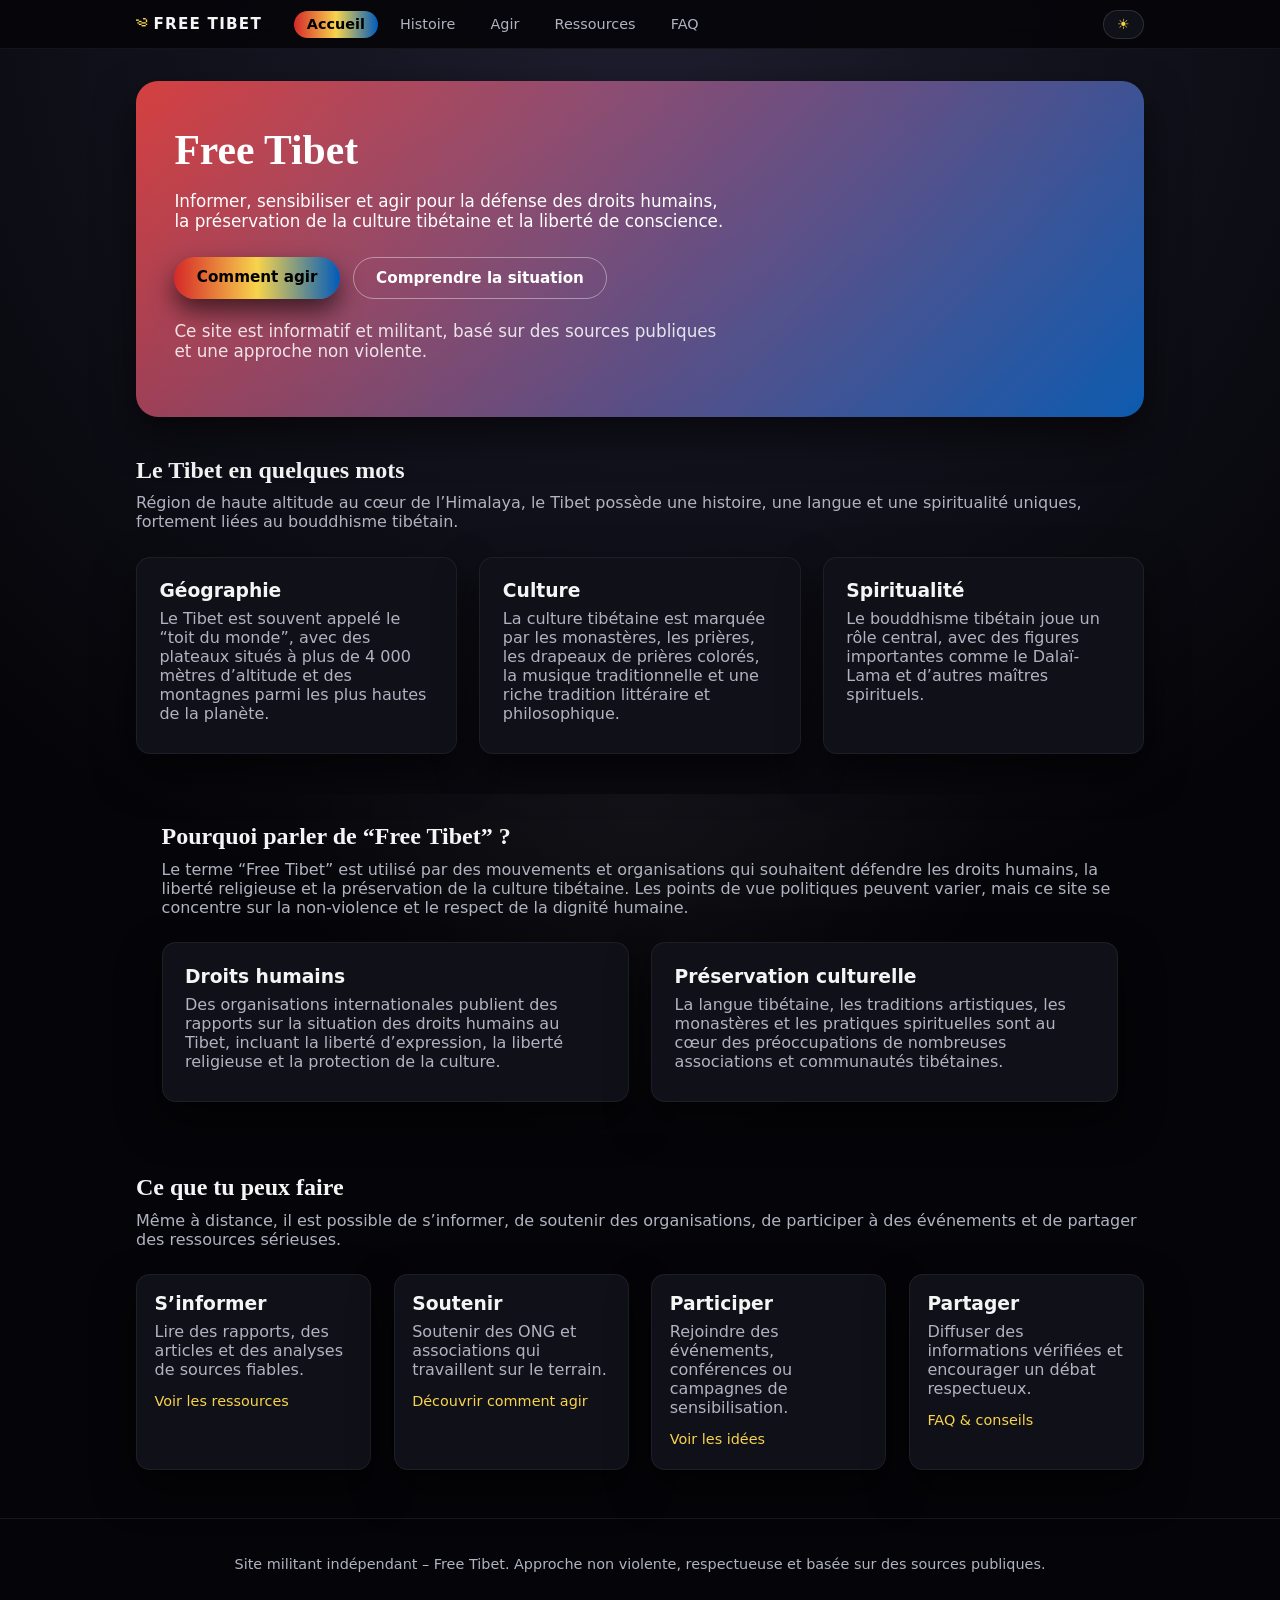
<file: index.html>
<!DOCTYPE html>
<html lang="fr">
<head>
  <meta charset="utf-8" />
  <meta name="viewport" content="width=device-width, initial-scale=1" />
  <title>Free Tibet – Accueil</title>
  <link rel="stylesheet" href="css/style.css" />
</head>
<body>
  <header class="site-header">
    <div class="header-inner">
      <div class="logo">
        <span class="logo-mark">༄</span>
        <span class="logo-text">Free Tibet</span>
      </div>
      <nav class="nav">
        <a href="index.html" class="active">Accueil</a>
        <a href="about.html">Histoire</a>
        <a href="actions.html">Agir</a>
        <a href="resources.html">Ressources</a>
        <a href="faq.html">FAQ</a>
      </nav>
      <button id="themeToggle" class="theme-toggle" aria-label="Changer de thème">☀︎</button>
      <button class="nav-toggle" id="navToggle" aria-label="Menu">
        ☰
      </button>
    </div>
  </header>

  <main>
    <section class="hero">
      <div class="hero-bg"></div>
      <div class="hero-content">
        <h1>Free Tibet</h1>
        <p>
          Informer, sensibiliser et agir pour la défense des droits humains,
          la préservation de la culture tibétaine et la liberté de conscience.
        </p>
        <div class="hero-actions">
          <a href="actions.html" class="btn primary">Comment agir</a>
          <a href="about.html" class="btn ghost">Comprendre la situation</a>
        </div>
        <p class="hero-note">
          Ce site est informatif et militant, basé sur des sources publiques
          et une approche non violente.
        </p>
      </div>
    </section>

    <section class="section">
      <div class="section-header">
        <h2>Le Tibet en quelques mots</h2>
        <p>
          Région de haute altitude au cœur de l’Himalaya, le Tibet possède une
          histoire, une langue et une spiritualité uniques, fortement liées au
          bouddhisme tibétain.
        </p>
      </div>
      <div class="grid-3">
        <article class="card">
          <h3>Géographie</h3>
          <p>
            Le Tibet est souvent appelé le “toit du monde”, avec des plateaux
            situés à plus de 4 000 mètres d’altitude et des montagnes parmi les
            plus hautes de la planète.
          </p>
        </article>
        <article class="card">
          <h3>Culture</h3>
          <p>
            La culture tibétaine est marquée par les monastères, les prières,
            les drapeaux de prières colorés, la musique traditionnelle et une
            riche tradition littéraire et philosophique.
          </p>
        </article>
        <article class="card">
          <h3>Spiritualité</h3>
          <p>
            Le bouddhisme tibétain joue un rôle central, avec des figures
            importantes comme le Dalaï-Lama et d’autres maîtres spirituels.
          </p>
        </article>
      </div>
    </section>

    <section class="section alt">
      <div class="section-header">
        <h2>Pourquoi parler de “Free Tibet” ?</h2>
        <p>
          Le terme “Free Tibet” est utilisé par des mouvements et organisations
          qui souhaitent défendre les droits humains, la liberté religieuse et
          la préservation de la culture tibétaine. Les points de vue politiques
          peuvent varier, mais ce site se concentre sur la non-violence et le
          respect de la dignité humaine.
        </p>
      </div>
      <div class="grid-2">
        <article class="card">
          <h3>Droits humains</h3>
          <p>
            Des organisations internationales publient des rapports sur la
            situation des droits humains au Tibet, incluant la liberté
            d’expression, la liberté religieuse et la protection de la culture.
          </p>
        </article>
        <article class="card">
          <h3>Préservation culturelle</h3>
          <p>
            La langue tibétaine, les traditions artistiques, les monastères et
            les pratiques spirituelles sont au cœur des préoccupations de
            nombreuses associations et communautés tibétaines.
          </p>
        </article>
      </div>
    </section>

    <section class="section">
      <div class="section-header">
        <h2>Ce que tu peux faire</h2>
        <p>
          Même à distance, il est possible de s’informer, de soutenir des
          organisations, de participer à des événements et de partager des
          ressources sérieuses.
        </p>
      </div>
      <div class="grid-4">
        <article class="card small">
          <h3>S’informer</h3>
          <p>Lire des rapports, des articles et des analyses de sources fiables.</p>
          <a href="resources.html" class="link">Voir les ressources</a>
        </article>
        <article class="card small">
          <h3>Soutenir</h3>
          <p>Soutenir des ONG et associations qui travaillent sur le terrain.</p>
          <a href="actions.html" class="link">Découvrir comment agir</a>
        </article>
        <article class="card small">
          <h3>Participer</h3>
          <p>Rejoindre des événements, conférences ou campagnes de sensibilisation.</p>
          <a href="actions.html#evenements" class="link">Voir les idées</a>
        </article>
        <article class="card small">
          <h3>Partager</h3>
          <p>Diffuser des informations vérifiées et encourager un débat respectueux.</p>
          <a href="faq.html" class="link">FAQ & conseils</a>
        </article>
      </div>
    </section>
  </main>

  <footer class="site-footer">
    <p>
      Site militant indépendant – Free Tibet.  
      Approche non violente, respectueuse et basée sur des sources publiques.
    </p>
  </footer>

  <script src="js/main.js"></script>
</body>
</html>
</file>
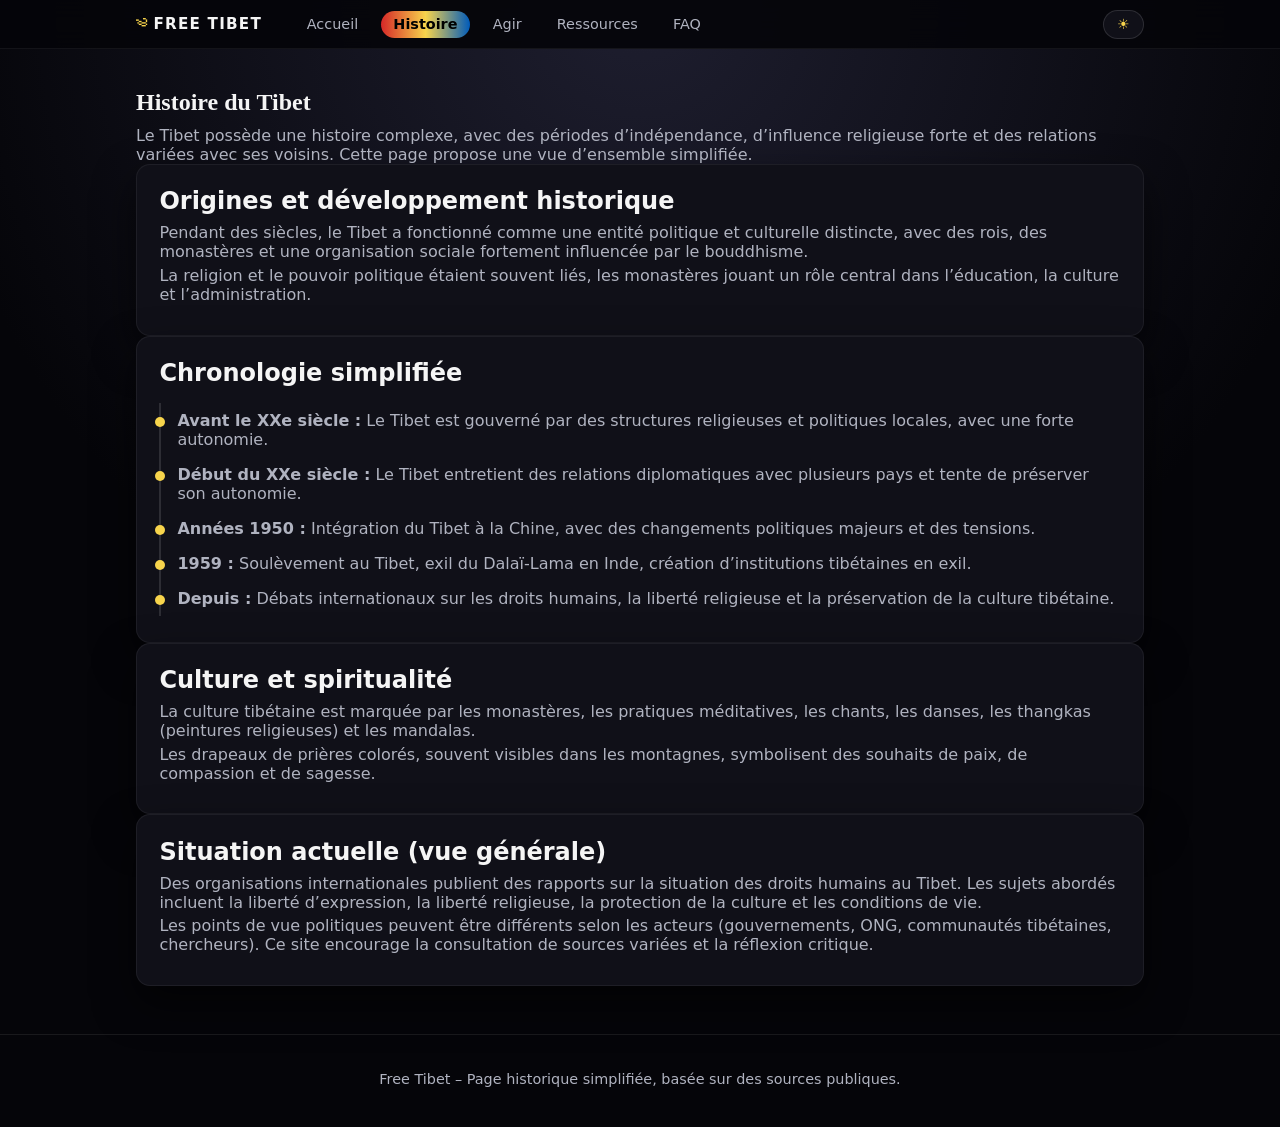
<file: about.html>
<!DOCTYPE html>
<html lang="fr">
<head>
  <meta charset="utf-8" />
  <meta name="viewport" content="width=device-width, initial-scale=1" />
  <title>Free Tibet – Histoire du Tibet</title>
  <link rel="stylesheet" href="css/style.css" />
</head>
<body>
  <header class="site-header">
    <div class="header-inner">
      <div class="logo">
        <span class="logo-mark">༄</span>
        <span class="logo-text">Free Tibet</span>
      </div>
      <nav class="nav">
        <a href="index.html">Accueil</a>
        <a href="about.html" class="active">Histoire</a>
        <a href="actions.html">Agir</a>
        <a href="resources.html">Ressources</a>
        <a href="faq.html">FAQ</a>
      </nav>
      <button id="themeToggle" class="theme-toggle" aria-label="Changer de thème">☀︎</button>
      <button class="nav-toggle" id="navToggle" aria-label="Menu">
        ☰
      </button>
    </div>
  </header>

  <main>
    <section class="section">
      <div class="section-header">
        <h1>Histoire du Tibet</h1>
        <p>
          Le Tibet possède une histoire complexe, avec des périodes d’indépendance,
          d’influence religieuse forte et des relations variées avec ses voisins.
          Cette page propose une vue d’ensemble simplifiée.
        </p>
      </div>

      <article class="card">
        <h2>Origines et développement historique</h2>
        <p>
          Pendant des siècles, le Tibet a fonctionné comme une entité politique
          et culturelle distincte, avec des rois, des monastères et une
          organisation sociale fortement influencée par le bouddhisme.
        </p>
        <p>
          La religion et le pouvoir politique étaient souvent liés, les
          monastères jouant un rôle central dans l’éducation, la culture et
          l’administration.
        </p>
      </article>

      <article class="card">
        <h2>Chronologie simplifiée</h2>
        <ul class="timeline">
          <li>
            <strong>Avant le XXe siècle :</strong>
            Le Tibet est gouverné par des structures religieuses et politiques
            locales, avec une forte autonomie.
          </li>
          <li>
            <strong>Début du XXe siècle :</strong>
            Le Tibet entretient des relations diplomatiques avec plusieurs pays
            et tente de préserver son autonomie.
          </li>
          <li>
            <strong>Années 1950 :</strong>
            Intégration du Tibet à la Chine, avec des changements politiques
            majeurs et des tensions.
          </li>
          <li>
            <strong>1959 :</strong>
            Soulèvement au Tibet, exil du Dalaï-Lama en Inde, création
            d’institutions tibétaines en exil.
          </li>
          <li>
            <strong>Depuis :</strong>
            Débats internationaux sur les droits humains, la liberté religieuse
            et la préservation de la culture tibétaine.
          </li>
        </ul>
      </article>

      <article class="card">
        <h2>Culture et spiritualité</h2>
        <p>
          La culture tibétaine est marquée par les monastères, les pratiques
          méditatives, les chants, les danses, les thangkas (peintures
          religieuses) et les mandalas.
        </p>
        <p>
          Les drapeaux de prières colorés, souvent visibles dans les montagnes,
          symbolisent des souhaits de paix, de compassion et de sagesse.
        </p>
      </article>

      <article class="card">
        <h2>Situation actuelle (vue générale)</h2>
        <p>
          Des organisations internationales publient des rapports sur la
          situation des droits humains au Tibet. Les sujets abordés incluent
          la liberté d’expression, la liberté religieuse, la protection de la
          culture et les conditions de vie.
        </p>
        <p>
          Les points de vue politiques peuvent être différents selon les
          acteurs (gouvernements, ONG, communautés tibétaines, chercheurs).
          Ce site encourage la consultation de sources variées et la réflexion
          critique.
        </p>
      </article>
    </section>
  </main>

  <footer class="site-footer">
    <p>
      Free Tibet – Page historique simplifiée, basée sur des sources publiques.
    </p>
  </footer>

  <script src="js/main.js"></script>
</body>
</html>
</file>
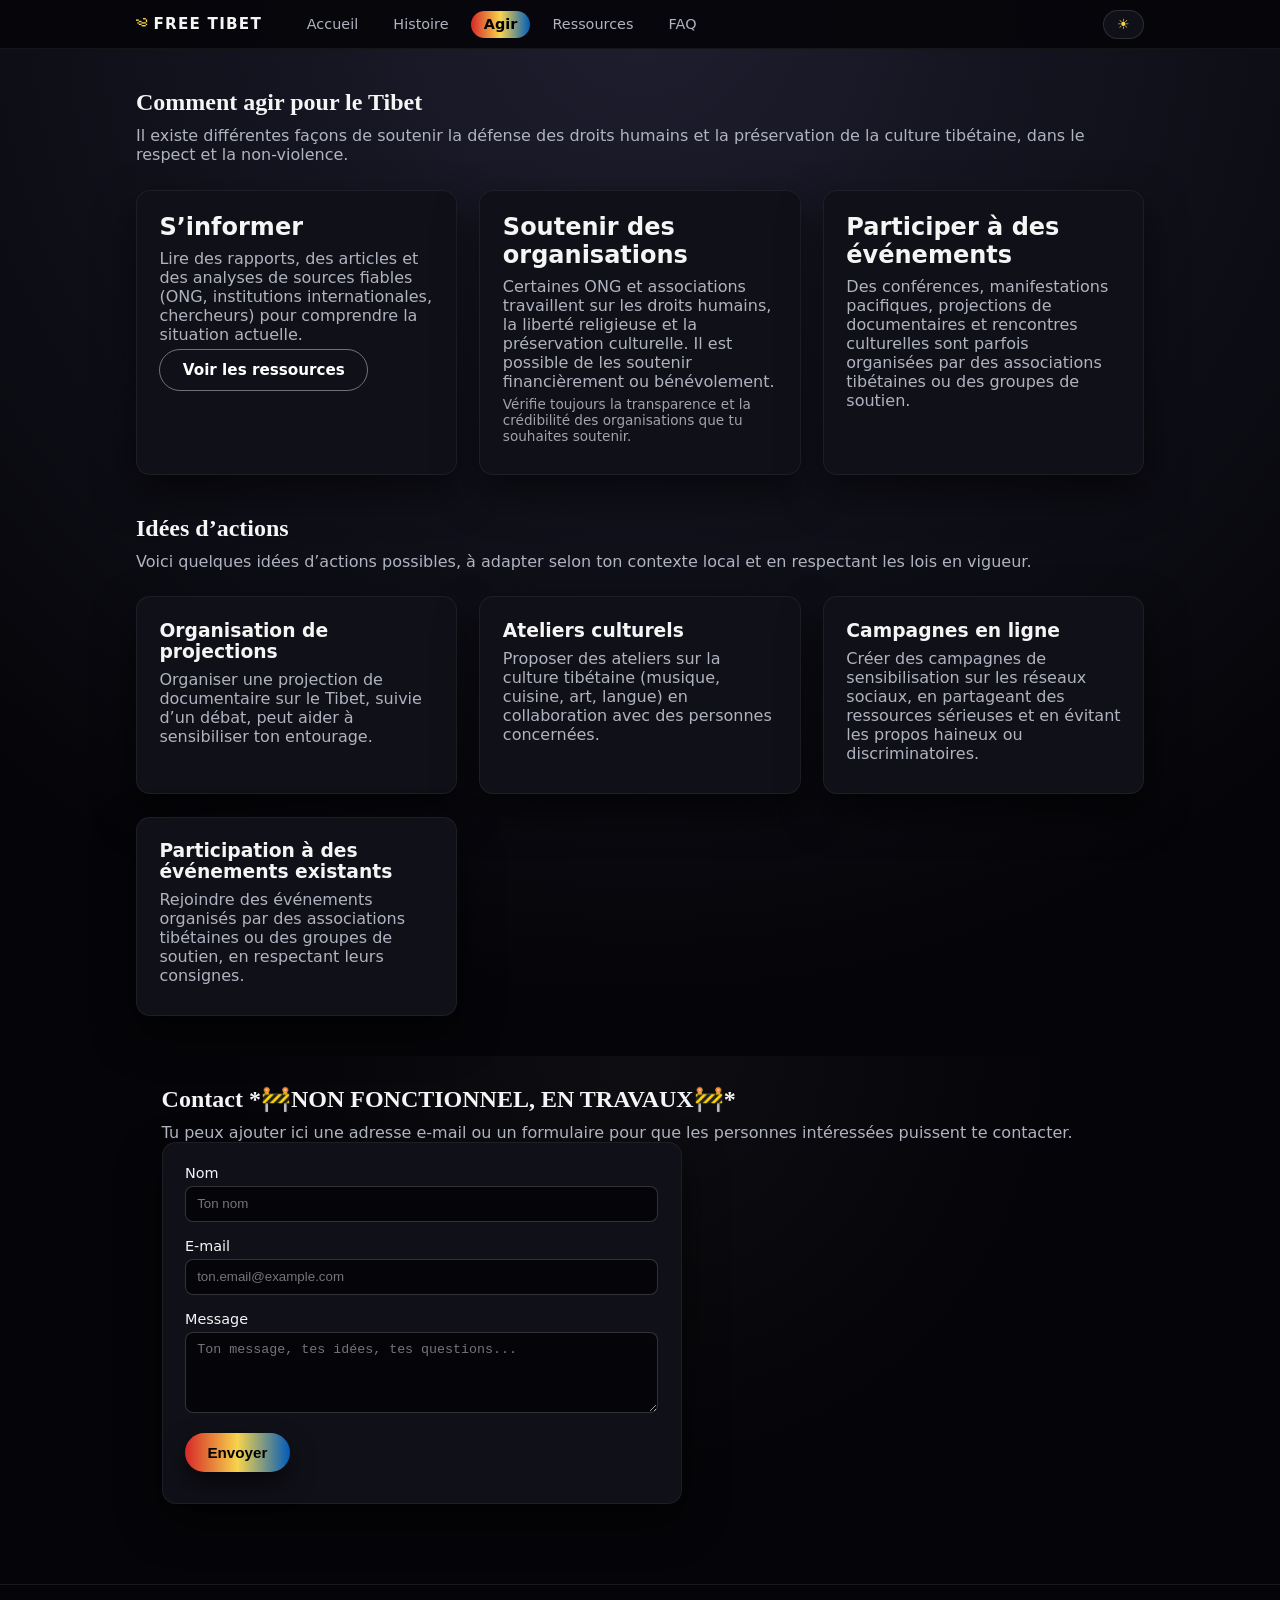
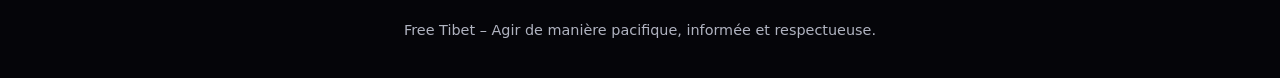
<file: actions.html>
<!DOCTYPE html>
<html lang="fr">
<head>
  <meta charset="utf-8" />
  <meta name="viewport" content="width=device-width, initial-scale=1" />
  <title>Free Tibet – Agir</title>
  <link rel="stylesheet" href="css/style.css" />
</head>
<body>
  <header class="site-header">
    <div class="header-inner">
      <div class="logo">
        <span class="logo-mark">༄</span>
        <span class="logo-text">Free Tibet</span>
      </div>
      <nav class="nav">
        <a href="index.html">Accueil</a>
        <a href="about.html">Histoire</a>
        <a href="actions.html" class="active">Agir</a>
        <a href="resources.html">Ressources</a>
        <a href="faq.html">FAQ</a>
      </nav>
      <button id="themeToggle" class="theme-toggle" aria-label="Changer de thème">☀︎</button>
      <button class="nav-toggle" id="navToggle" aria-label="Menu">
        ☰
      </button>
    </div>
  </header>

  <main>
    <section class="section">
      <div class="section-header">
        <h1>Comment agir pour le Tibet</h1>
        <p>
          Il existe différentes façons de soutenir la défense des droits humains
          et la préservation de la culture tibétaine, dans le respect et la
          non-violence.
        </p>
      </div>

      <div class="grid-3">
        <article class="card">
          <h2>S’informer</h2>
          <p>
            Lire des rapports, des articles et des analyses de sources fiables
            (ONG, institutions internationales, chercheurs) pour comprendre la
            situation actuelle.
          </p>
          <a href="resources.html" class="btn ghost">Voir les ressources</a>
        </article>

        <article class="card">
          <h2>Soutenir des organisations</h2>
          <p>
            Certaines ONG et associations travaillent sur les droits humains,
            la liberté religieuse et la préservation culturelle. Il est
            possible de les soutenir financièrement ou bénévolement.
          </p>
          <p class="note">
            Vérifie toujours la transparence et la crédibilité des
            organisations que tu souhaites soutenir.
          </p>
        </article>

        <article class="card">
          <h2>Participer à des événements</h2>
          <p>
            Des conférences, manifestations pacifiques, projections de
            documentaires et rencontres culturelles sont parfois organisées
            par des associations tibétaines ou des groupes de soutien.
          </p>
        </article>
      </div>
    </section>

    <section class="section" id="evenements">
      <div class="section-header">
        <h2>Idées d’actions</h2>
        <p>
          Voici quelques idées d’actions possibles, à adapter selon ton
          contexte local et en respectant les lois en vigueur.
        </p>
      </div>

      <div class="grid-2">
        <article class="card">
          <h3>Organisation de projections</h3>
          <p>
            Organiser une projection de documentaire sur le Tibet, suivie
            d’un débat, peut aider à sensibiliser ton entourage.
          </p>
        </article>
        <article class="card">
          <h3>Ateliers culturels</h3>
          <p>
            Proposer des ateliers sur la culture tibétaine (musique, cuisine,
            art, langue) en collaboration avec des personnes concernées.
          </p>
        </article>
        <article class="card">
          <h3>Campagnes en ligne</h3>
          <p>
            Créer des campagnes de sensibilisation sur les réseaux sociaux,
            en partageant des ressources sérieuses et en évitant les propos
            haineux ou discriminatoires.
          </p>
        </article>
        <article class="card">
          <h3>Participation à des événements existants</h3>
          <p>
            Rejoindre des événements organisés par des associations tibétaines
            ou des groupes de soutien, en respectant leurs consignes.
          </p>
        </article>
      </div>
    </section>

    <section class="section alt">
      <div class="section-header">
        <h2>Contact *🚧NON FONCTIONNEL, EN TRAVAUX🚧*</h2>
        <p>
          Tu peux ajouter ici une adresse e-mail ou un formulaire pour que les
          personnes intéressées puissent te contacter. 
        </p>
      </div>

      <form class="card form">
        <div class="form-row">
          <label for="name">Nom</label>
          <input id="name" type="text" placeholder="Ton nom" />
        </div>
        <div class="form-row">
          <label for="email">E-mail</label>
          <input id="email" type="email" placeholder="ton.email@example.com" />
        </div>
        <div class="form-row">
          <label for="message">Message</label>
          <textarea id="message" rows="4" placeholder="Ton message, tes idées, tes questions..."></textarea>
        </div>
        <button type="submit" class="btn primary" disabled>
          Envoyer
        </button>
        <p class="note">
        </p>
      </form>
    </section>
  </main>

  <footer class="site-footer">
    <p>
      Free Tibet – Agir de manière pacifique, informée et respectueuse.
    </p>
  </footer>

  <script src="js/main.js"></script>
</body>
</html>
</file>
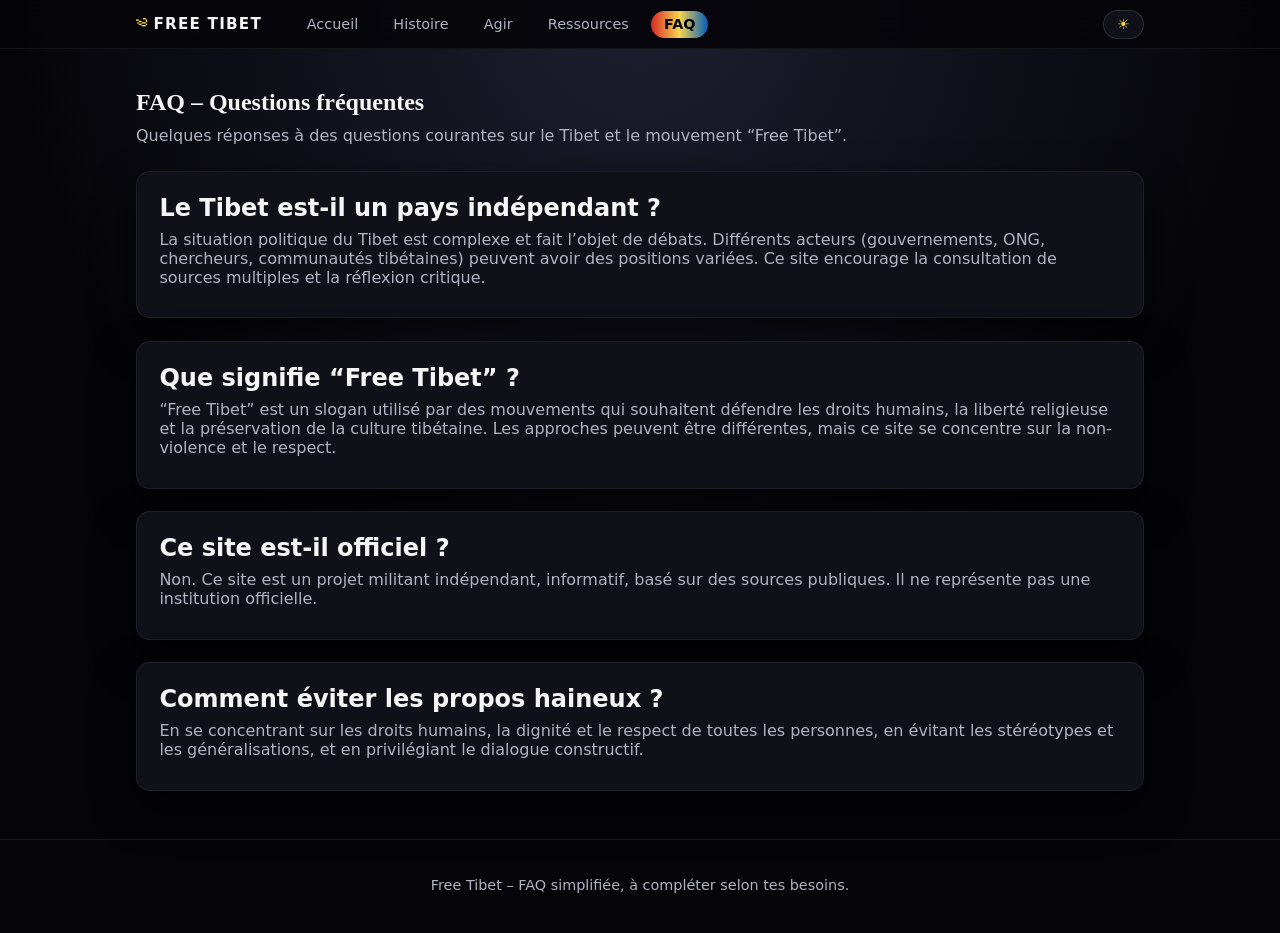
<file: faq.html>
<!DOCTYPE html>
<html lang="fr">
<head>
  <meta charset="utf-8" />
  <meta name="viewport" content="width=device-width, initial-scale=1" />
  <title>Free Tibet – FAQ</title>
  <link rel="stylesheet" href="css/style.css" />
</head>
<body>
  <header class="site-header">
    <div class="header-inner">
      <div class="logo">
        <span class="logo-mark">༄</span>
        <span class="logo-text">Free Tibet</span>
      </div>
      <nav class="nav">
        <a href="index.html">Accueil</a>
        <a href="about.html">Histoire</a>
        <a href="actions.html">Agir</a>
        <a href="resources.html">Ressources</a>
        <a href="faq.html" class="active">FAQ</a>
      </nav>
      <button id="themeToggle" class="theme-toggle" aria-label="Changer de thème">☀︎</button>
      <button class="nav-toggle" id="navToggle" aria-label="Menu">
        ☰
      </button>
    </div>
  </header>

  <main>
    <section class="section">
      <div class="section-header">
        <h1>FAQ – Questions fréquentes</h1>
        <p>
          Quelques réponses à des questions courantes sur le Tibet et le
          mouvement “Free Tibet”.
        </p>
      </div>

      <div class="faq">
        <article class="card">
          <h2>Le Tibet est-il un pays indépendant ?</h2>
          <p>
            La situation politique du Tibet est complexe et fait l’objet de
            débats. Différents acteurs (gouvernements, ONG, chercheurs,
            communautés tibétaines) peuvent avoir des positions variées.
            Ce site encourage la consultation de sources multiples et la
            réflexion critique.
          </p>
        </article>

        <article class="card">
          <h2>Que signifie “Free Tibet” ?</h2>
          <p>
            “Free Tibet” est un slogan utilisé par des mouvements qui
            souhaitent défendre les droits humains, la liberté religieuse
            et la préservation de la culture tibétaine. Les approches
            peuvent être différentes, mais ce site se concentre sur la
            non-violence et le respect.
          </p>
        </article>

        <article class="card">
          <h2>Ce site est-il officiel ?</h2>
          <p>
            Non. Ce site est un projet militant indépendant, informatif,
            basé sur des sources publiques. Il ne représente pas une
            institution officielle.
          </p>
        </article>

        <article class="card">
          <h2>Comment éviter les propos haineux ?</h2>
          <p>
            En se concentrant sur les droits humains, la dignité et le
            respect de toutes les personnes, en évitant les stéréotypes
            et les généralisations, et en privilégiant le dialogue
            constructif.
          </p>
        </article>
      </div>
    </section>
  </main>

  <footer class="site-footer">
    <p>
      Free Tibet – FAQ simplifiée, à compléter selon tes besoins.
    </p>
  </footer>

  <script src="js/main.js"></script>
</body>
</html>
</file>
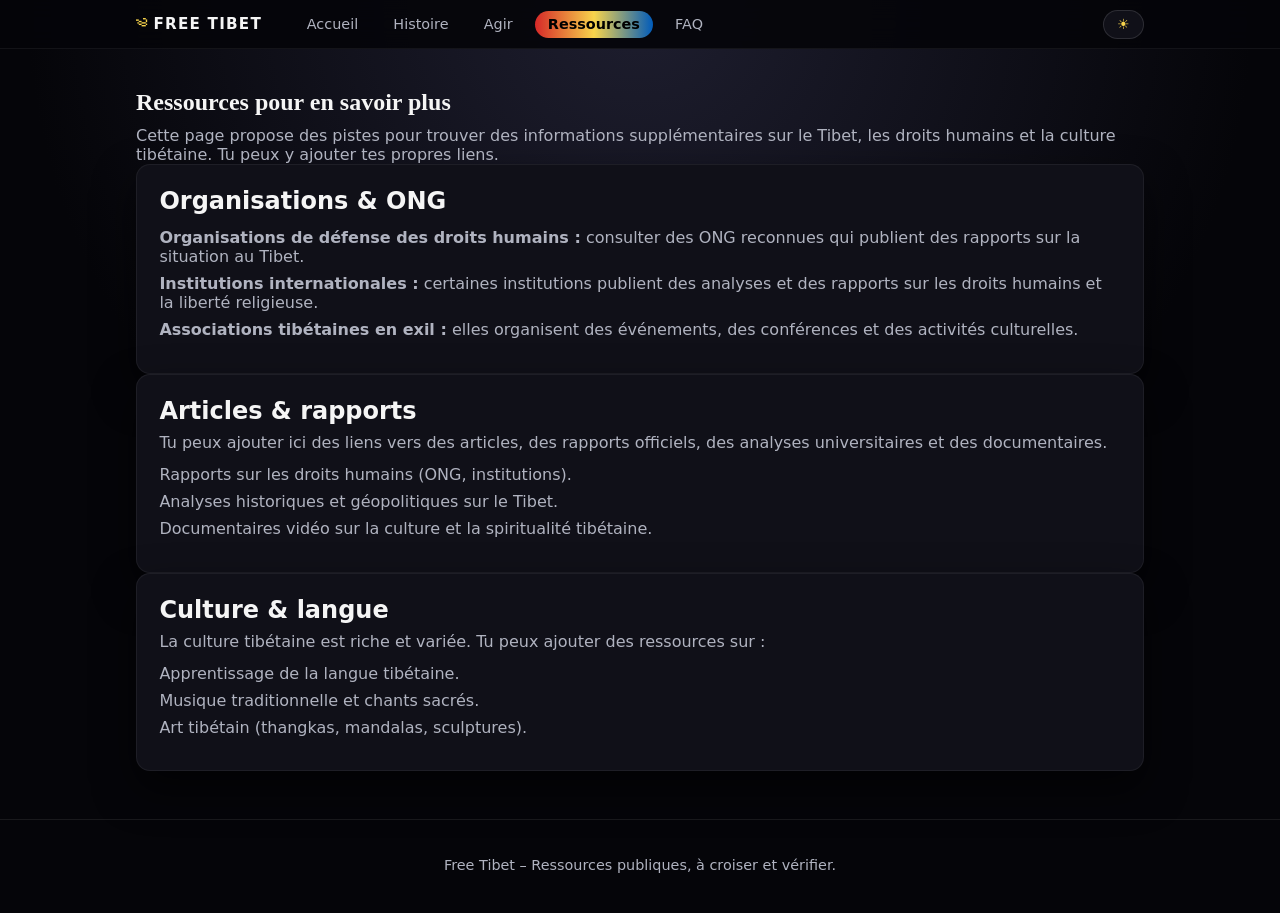
<file: resources.html>
<!DOCTYPE html>
<html lang="fr">
<head>
  <meta charset="utf-8" />
  <meta name="viewport" content="width=device-width, initial-scale=1" />
  <title>Free Tibet – Ressources</title>
  <link rel="stylesheet" href="css/style.css" />
</head>
<body>
  <header class="site-header">
    <div class="header-inner">
      <div class="logo">
        <span class="logo-mark">༄</span>
        <span class="logo-text">Free Tibet</span>
      </div>
      <nav class="nav">
        <a href="index.html">Accueil</a>
        <a href="about.html">Histoire</a>
        <a href="actions.html">Agir</a>
        <a href="resources.html" class="active">Ressources</a>
        <a href="faq.html">FAQ</a>
      </nav>
      <button id="themeToggle" class="theme-toggle" aria-label="Changer de thème">☀︎</button>
      <button class="nav-toggle" id="navToggle" aria-label="Menu">
        ☰
      </button>
    </div>
  </header>

  <main>
    <section class="section">
      <div class="section-header">
        <h1>Ressources pour en savoir plus</h1>
        <p>
          Cette page propose des pistes pour trouver des informations
          supplémentaires sur le Tibet, les droits humains et la culture
          tibétaine. Tu peux y ajouter tes propres liens.
        </p>
      </div>

      <article class="card">
        <h2>Organisations & ONG</h2>
        <ul class="links">
          <li>
            <strong>Organisations de défense des droits humains :</strong>
            consulter des ONG reconnues qui publient des rapports sur la
            situation au Tibet.
          </li>
          <li>
            <strong>Institutions internationales :</strong>
            certaines institutions publient des analyses et des rapports
            sur les droits humains et la liberté religieuse.
          </li>
          <li>
            <strong>Associations tibétaines en exil :</strong>
            elles organisent des événements, des conférences et des
            activités culturelles.
          </li>
        </ul>
      </article>

      <article class="card">
        <h2>Articles & rapports</h2>
        <p>
          Tu peux ajouter ici des liens vers des articles, des rapports
          officiels, des analyses universitaires et des documentaires.
        </p>
        <ul class="links">
          <li>Rapports sur les droits humains (ONG, institutions).</li>
          <li>Analyses historiques et géopolitiques sur le Tibet.</li>
          <li>Documentaires vidéo sur la culture et la spiritualité tibétaine.</li>
        </ul>
      </article>

      <article class="card">
        <h2>Culture & langue</h2>
        <p>
          La culture tibétaine est riche et variée. Tu peux ajouter des
          ressources sur :
        </p>
        <ul class="links">
          <li>Apprentissage de la langue tibétaine.</li>
          <li>Musique traditionnelle et chants sacrés.</li>
          <li>Art tibétain (thangkas, mandalas, sculptures).</li>
        </ul>
      </article>
    </section>
  </main>

  <footer class="site-footer">
    <p>
      Free Tibet – Ressources publiques, à croiser et vérifier.
    </p>
  </footer>

  <script src="js/main.js"></script>
</body>
</html>
</file>
<file: css/style.css>
:root {
  --tibet-red: #d62828;
  --tibet-yellow: #f7d44c;
  --tibet-blue: #005bbb;
  --tibet-white: #f2f2f2;
  --tibet-green: #2a9d8f;

  --bg: #050509;
  --bg-alt: #101018;
  --text: #f5f5f5;
  --muted: #b0b3c0;

  --radius: 14px;
  --shadow: 0 18px 40px rgba(0, 0, 0, 0.6);
  --max-width: 1040px;

  --font-main: system-ui, -apple-system, BlinkMacSystemFont, "Inter", "Roboto", sans-serif;
  --font-title: "Merriweather", serif;
}

*,
*::before,
*::after {
  box-sizing: border-box;
}

html, body {
  margin: 0;
  padding: 0;
}

body {
  font-family: var(--font-main);
  background:
    radial-gradient(circle at top, #1e1e2f 0, #050509 55%),
    linear-gradient(180deg, #050509, #050509);
  color: var(--text);
}

/* Header */

.site-header {
  position: sticky;
  top: 0;
  z-index: 20;
  background: rgba(5, 5, 9, 0.9);
  backdrop-filter: blur(16px);
  border-bottom: 1px solid rgba(255, 255, 255, 0.06);
}

.header-inner {
  max-width: var(--max-width);
  margin: 0 auto;
  padding: 0.6rem 1rem;
  display: flex;
  align-items: center;
  gap: 1rem;
}

.logo {
  display: flex;
  align-items: center;
  gap: 0.4rem;
}

.logo-mark {
  font-size: 1.4rem;
  color: var(--tibet-yellow);
}

.logo-text {
  font-weight: 700;
  letter-spacing: 0.08em;
  text-transform: uppercase;
  font-size: 0.95rem;
}

.nav {
  display: flex;
  gap: 0.6rem;
  margin-left: 1rem;
}

.nav a {
  color: var(--muted);
  text-decoration: none;
  font-size: 0.9rem;
  padding: 0.35rem 0.8rem;
  border-radius: 999px;
  transition: background 0.2s, color 0.2s;
}

.nav a:hover {
  background: rgba(255, 255, 255, 0.08);
  color: var(--tibet-white);
}

.nav a.active {
  background: linear-gradient(90deg, var(--tibet-red), var(--tibet-yellow), var(--tibet-blue));
  color: #000;
  font-weight: 600;
}

.theme-toggle {
  margin-left: auto;
  padding: 0.35rem 0.8rem;
  border-radius: 999px;
  border: 1px solid rgba(255, 255, 255, 0.12);
  background: var(--bg-alt);
  color: var(--tibet-yellow);
  cursor: pointer;
  font-size: 0.9rem;
}

.nav-toggle {
  display: none;
  margin-left: 0.5rem;
  padding: 0.35rem 0.8rem;
  border-radius: 999px;
  border: 1px solid rgba(255, 255, 255, 0.12);
  background: var(--bg-alt);
  color: var(--text);
  cursor: pointer;
}

/* Layout */

main {
  max-width: var(--max-width);
  margin: 2rem auto 3rem;
  padding: 0 1rem;
}

/* Hero */

.hero {
  position: relative;
  margin-top: 1rem;
  border-radius: 22px;
  overflow: hidden;
  box-shadow: var(--shadow);
}

.hero-bg {
  position: absolute;
  inset: 0;
  background:
    linear-gradient(135deg, rgba(214, 40, 40, 0.9), rgba(0, 91, 187, 0.9)),
    radial-gradient(circle at top left, rgba(247, 212, 76, 0.7), transparent 55%);
  mix-blend-mode: screen;
}

.hero-content {
  position: relative;
  padding: 2.8rem 2.4rem 2.4rem;
  color: #fff;
}

.hero h1 {
  margin: 0 0 0.6rem;
  font-size: 2.6rem;
  font-family: var(--font-title);
}

.hero p {
  max-width: 560px;
  font-size: 1.05rem;
}

.hero-actions {
  margin-top: 1.6rem;
  display: flex;
  flex-wrap: wrap;
  gap: 0.8rem;
}

.hero-note {
  margin-top: 1.4rem;
  font-size: 0.9rem;
  opacity: 0.85;
}

/* Sections */

.section {
  margin-top: 2.5rem;
}

.section.alt {
  background: radial-gradient(circle at top, rgba(255, 255, 255, 0.04), transparent 60%);
  border-radius: 18px;
  padding: 1.8rem 1.6rem 2rem;
}

.section-header h2,
.section-header h1 {
  margin: 0 0 0.6rem;
  font-family: var(--font-title);
}

.section-header p {
  margin: 0;
  color: var(--muted);
}

/* Grid */

.grid-2,
.grid-3,
.grid-4 {
  display: grid;
  gap: 1.4rem;
  margin-top: 1.6rem;
}

.grid-2 {
  grid-template-columns: repeat(auto-fit, minmax(260px, 1fr));
}

.grid-3 {
  grid-template-columns: repeat(auto-fit, minmax(260px, 1fr));
}

.grid-4 {
  grid-template-columns: repeat(auto-fit, minmax(220px, 1fr));
}

/* Cards */

.card {
  background: var(--bg-alt);
  border-radius: var(--radius);
  padding: 1.4rem 1.4rem 1.6rem;
  box-shadow: var(--shadow);
  border: 1px solid rgba(255, 255, 255, 0.06);
}

.card.small {
  padding: 1.1rem 1.1rem 1.3rem;
}

.card h2,
.card h3 {
  margin-top: 0;
  margin-bottom: 0.5rem;
}

.card p {
  margin: 0.3rem 0;
  color: var(--muted);
}

.note {
  font-size: 0.85rem;
  color: var(--muted);
  opacity: 0.9;
}

/* Timeline */

.timeline {
  list-style: none;
  padding: 0;
  margin: 1rem 0 0;
  border-left: 2px solid rgba(255, 255, 255, 0.12);
}

.timeline li {
  padding: 0.5rem 0 0.5rem 1rem;
  position: relative;
  color: var(--muted);
}

.timeline li::before {
  content: "";
  position: absolute;
  left: -6px;
  top: 0.9rem;
  width: 10px;
  height: 10px;
  border-radius: 50%;
  background: var(--tibet-yellow);
}

/* Links list */

.links {
  list-style: none;
  padding: 0;
  margin: 0.8rem 0 0;
}

.links li {
  margin-bottom: 0.5rem;
  color: var(--muted);
}

/* Buttons & links */

.btn {
  display: inline-block;
  padding: 0.7rem 1.4rem;
  border-radius: 999px;
  font-weight: 600;
  text-decoration: none;
  font-size: 0.95rem;
  cursor: pointer;
}

.btn.primary {
  background: linear-gradient(
    90deg,
    var(--tibet-red),
    var(--tibet-yellow),
    var(--tibet-blue)
  );
  color: #000;
  box-shadow: 0 12px 24px rgba(0, 0, 0, 0.6);
  border: none;
}

.btn.primary:hover {
  filter: brightness(1.05);
}

.btn.ghost {
  border: 1px solid rgba(255, 255, 255, 0.4);
  color: #fff;
  background: transparent;
}

.btn.ghost:hover {
  background: rgba(255, 255, 255, 0.08);
}

.link {
  display: inline-block;
  margin-top: 0.6rem;
  font-size: 0.9rem;
  color: var(--tibet-yellow);
  text-decoration: none;
}

.link:hover {
  text-decoration: underline;
}

/* Form */

.form {
  max-width: 520px;
}

.form-row {
  margin-bottom: 1rem;
}

.form-row label {
  display: block;
  margin-bottom: 0.3rem;
  font-size: 0.9rem;
}

.form-row input,
.form-row textarea {
  width: 100%;
  padding: 0.6rem 0.7rem;
  border-radius: 8px;
  border: 1px solid rgba(255, 255, 255, 0.18);
  background: #050509;
  color: var(--text);
}

/* FAQ */

.faq {
  margin-top: 1.6rem;
  display: grid;
  gap: 1.4rem;
}

/* Footer */

.site-footer {
  border-top: 1px solid rgba(255, 255, 255, 0.08);
  padding: 1.4rem 1rem 1.6rem;
  text-align: center;
  font-size: 0.9rem;
  color: var(--muted);
}

/* Responsive */

@media (max-width: 720px) {
  .nav {
    display: none;
  }

  .nav.open {
    display: flex;
    flex-direction: column;
    position: absolute;
    top: 3rem;
    left: 0;
    right: 0;
    padding: 0.8rem 1rem 1rem;
    background: rgba(5, 5, 9, 0.95);
  }

  .nav-toggle {
    display: inline-block;
  }

  .hero-content {
    padding: 2.2rem 1.6rem 2rem;
  }

  .hero h1 {
    font-size: 2.1rem;
  }
}
</file>
